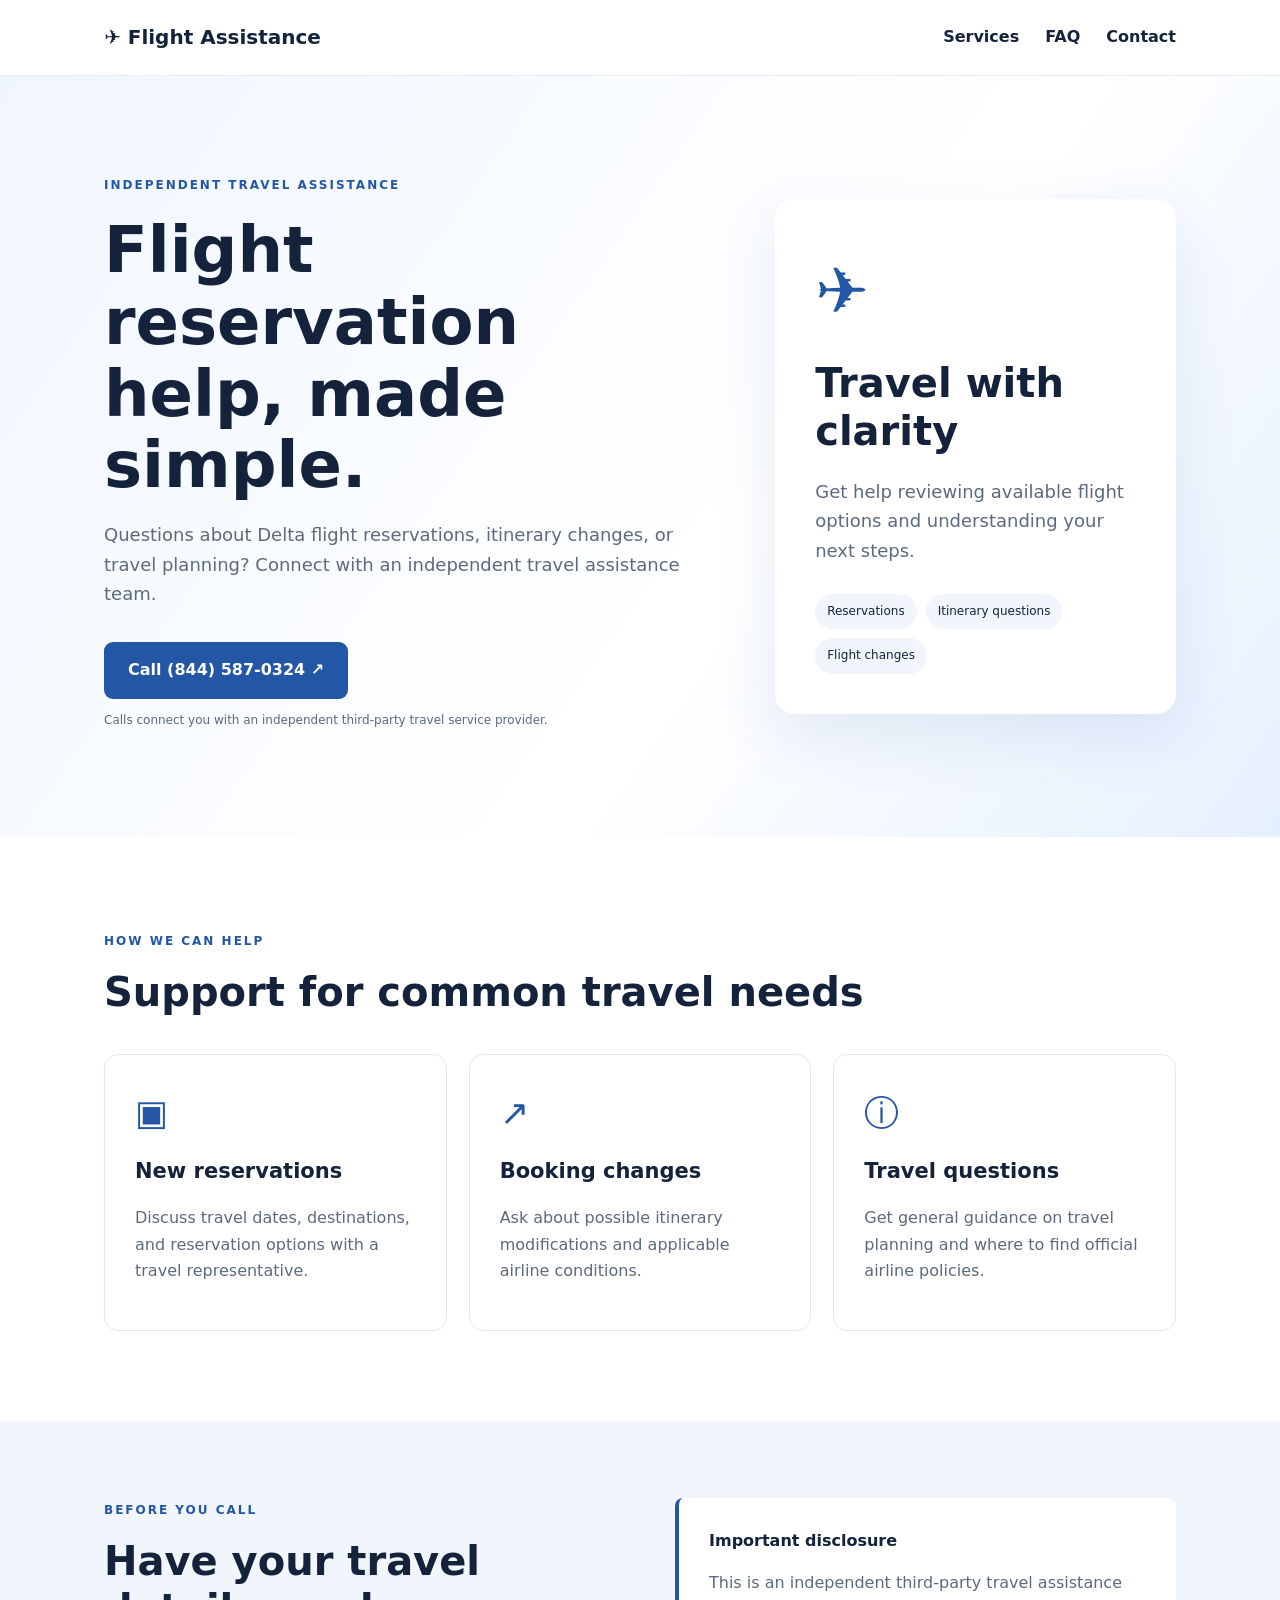
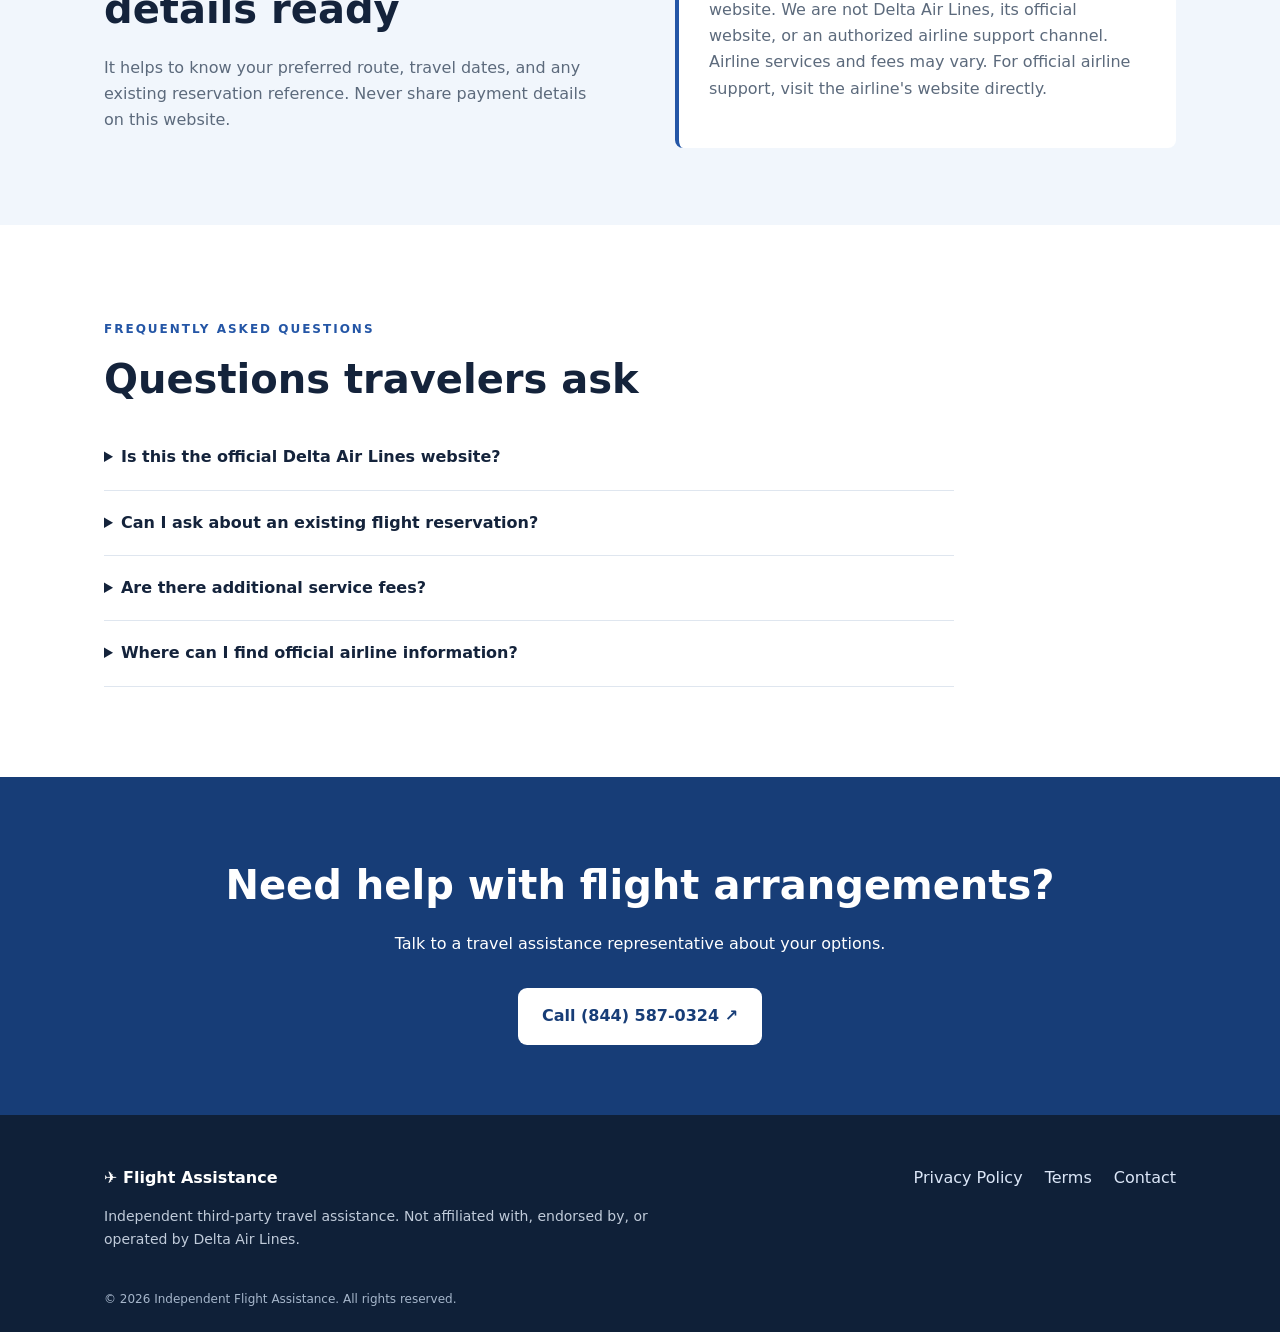
<file: index.html>
<!DOCTYPE html>
<html lang="en"><head><meta charset="utf-8"/><meta content="width=device-width,initial-scale=1" name="viewport"/><title>Delta Flight Reservation Assistance | Independent Travel Help</title><meta content="Independent travel assistance for Delta flight reservations, itinerary changes, and booking questions. Call (844) 587-0324. Not affiliated with Delta Air Lines." name="description"/><meta content="index,follow" name="robots"/><link href="https://delflight.world/" rel="canonical"/><link href="assets/style.css" rel="stylesheet"/><script defer="" src="assets/script.js"></script><script type="application/ld+json">{"@context": "https://schema.org", "@type": "TravelAgency", "name": "Independent Flight Assistance", "url": "https://delflight.world/", "description": "Independent third-party flight reservation assistance. Not affiliated with Delta Air Lines.", "telephone": "+18445870324", "areaServed": "US"}</script><script type="application/ld+json">{"@context": "https://schema.org", "@type": "FAQPage", "mainEntity": [{"@type": "Question", "name": "Is this the official Delta Air Lines website?", "acceptedAnswer": {"@type": "Answer", "text": "No. This is an independent third-party travel assistance website and is not affiliated with Delta Air Lines."}}, {"@type": "Question", "name": "Can I ask about an existing flight reservation?", "acceptedAnswer": {"@type": "Answer", "text": "Yes. A representative may discuss general options. Changes depend on the ticket terms, airline rules, and service availability."}}, {"@type": "Question", "name": "Are there additional service fees?", "acceptedAnswer": {"@type": "Answer", "text": "Independent travel service providers may charge fees. Ask the representative to explain any fees before agreeing to a service."}}, {"@type": "Question", "name": "Where can I find official airline information?", "acceptedAnswer": {"@type": "Answer", "text": "Visit Delta's official website for direct airline support and policies."}}]}</script><meta content="#113b64" name="theme-color"/><meta content="strict-origin-when-cross-origin" name="referrer"/><link href="assets/favicon.svg" rel="icon" type="image/svg+xml"/><meta content="website" property="og:type"/><meta content="https://delflight.world/" property="og:url"/><meta content="Delta Flight Reservation Assistance | Independent Travel Help" property="og:title"/><meta content="Independent third-party travel assistance for Delta reservation questions. Call (844) 587-0324. Not affiliated with Delta Air Lines." property="og:description"/><meta content="summary" name="twitter:card"/></head><body><header class="header"><div class="wrap nav"><a class="logo" href="index.html">✈ Flight Assistance</a><nav><a href="#services">Services</a><a href="#faq">FAQ</a><a href="contact.html">Contact</a></nav></div></header><main><section class="hero"><div class="wrap hero-grid"><div><span class="eyebrow">INDEPENDENT TRAVEL ASSISTANCE</span><h1>Flight reservation help, made simple.</h1><p>Questions about Delta flight reservations, itinerary changes, or travel planning? Connect with an independent travel assistance team.</p><a class="button call-link" href="tel:+18445870324">Call (844) 587-0324 ↗</a><p class="small">Calls connect you with an independent third-party travel service provider.</p></div><div class="hero-card"><div class="plane">✈</div><h2>Travel with clarity</h2><p>Get help reviewing available flight options and understanding your next steps.</p><div class="chips"><span>Reservations</span><span>Itinerary questions</span><span>Flight changes</span></div></div></div></section><section class="wrap section" id="services"><span class="eyebrow">HOW WE CAN HELP</span><h2>Support for common travel needs</h2><div class="cards"><article><div class="icon">▣</div><h3>New reservations</h3><p>Discuss travel dates, destinations, and reservation options with a travel representative.</p></article><article><div class="icon">↗</div><h3>Booking changes</h3><p>Ask about possible itinerary modifications and applicable airline conditions.</p></article><article><div class="icon">ⓘ</div><h3>Travel questions</h3><p>Get general guidance on travel planning and where to find official airline policies.</p></article></div></section><section class="band"><div class="wrap split"><div><span class="eyebrow">BEFORE YOU CALL</span><h2>Have your travel details ready</h2><p>It helps to know your preferred route, travel dates, and any existing reservation reference. Never share payment details on this website.</p></div><div class="notice"><strong>Important disclosure</strong><p>This is an independent third-party travel assistance website. We are not Delta Air Lines, its official website, or an authorized airline support channel. Airline services and fees may vary. For official airline support, visit the airline's website directly.</p></div></div></section><section class="wrap section" id="faq"><span class="eyebrow">FREQUENTLY ASKED QUESTIONS</span><h2>Questions travelers ask</h2><div class="faqs"><details><summary>Is this the official Delta Air Lines website?</summary><p>No. This is an independent third-party travel assistance website and is not affiliated with Delta Air Lines.</p></details><details><summary>Can I ask about an existing flight reservation?</summary><p>Yes. A representative may discuss general options. Changes depend on the ticket terms, airline rules, and service availability.</p></details><details><summary>Are there additional service fees?</summary><p>Independent travel service providers may charge fees. Ask the representative to explain any fees before agreeing to a service.</p></details><details><summary>Where can I find official airline information?</summary><p>Visit <a href="https://www.delta.com/" rel="noopener noreferrer">Delta's official website</a> for direct airline support and policies.</p></details></div></section><section class="cta"><div class="wrap"><h2>Need help with flight arrangements?</h2><p>Talk to a travel assistance representative about your options.</p><a class="button light call-link" href="tel:+18445870324">Call (844) 587-0324 ↗</a></div></section></main><footer><div class="wrap footer"><div><strong>✈ Flight Assistance</strong><p>Independent third-party travel assistance. Not affiliated with, endorsed by, or operated by Delta Air Lines.</p></div><div><a href="privacy.html">Privacy Policy</a><a href="terms.html">Terms</a><a href="contact.html">Contact</a></div></div><div class="wrap copyright">© <span id="year"></span> Independent Flight Assistance. All rights reserved.</div></footer><a class="mobile-call" href="tel:+18445870324">☎ Call (844) 587-0324</a></body></html>
</file>
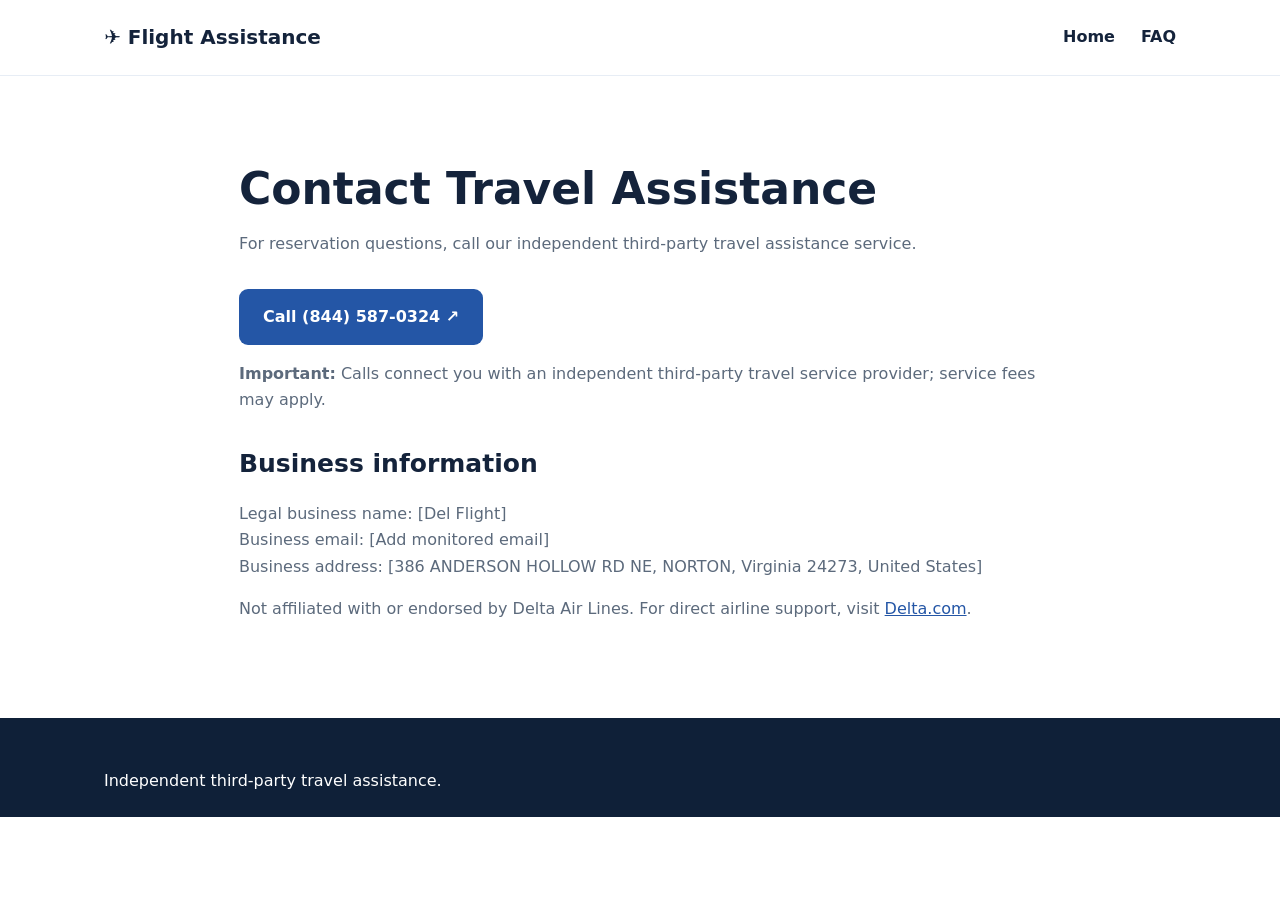
<file: contact.html>
<!DOCTYPE html>
<html lang="en"><head><meta charset="utf-8"/><meta content="width=device-width,initial-scale=1" name="viewport"/><title>Contact | Independent Flight Assistance</title><meta content="Contact an independent flight assistance provider for reservation questions." name="description"/><link href="assets/style.css" rel="stylesheet"/><meta content="#113b64" name="theme-color"/><meta content="strict-origin-when-cross-origin" name="referrer"/><link href="assets/favicon.svg" rel="icon" type="image/svg+xml"/><link href="https://delflight.world/contact.html" rel="canonical"/></head><body><header class="header"><div class="wrap nav"><a class="logo" href="index.html">✈ Flight Assistance</a><nav><a href="index.html">Home</a><a href="index.html#faq">FAQ</a></nav></div></header><main class="wrap page"><h1>Contact Travel Assistance</h1><p>For reservation questions, call our independent third-party travel assistance service.</p><a class="button" href="tel:+18445870324">Call (844) 587-0324 ↗</a><p><strong>Important:</strong> Calls connect you with an independent third-party travel service provider; service fees may apply.</p><h2>Business information</h2><p>Legal business name: [Del Flight]<br/>Business email: [Add monitored email]<br/>Business address: [386 ANDERSON HOLLOW RD NE, NORTON, Virginia 24273, United States]</p><p>Not affiliated with or endorsed by Delta Air Lines. For direct airline support, visit <a href="https://www.delta.com/">Delta.com</a>.</p></main><footer><div class="wrap">Independent third-party travel assistance.</div></footer></body></html>
</file>
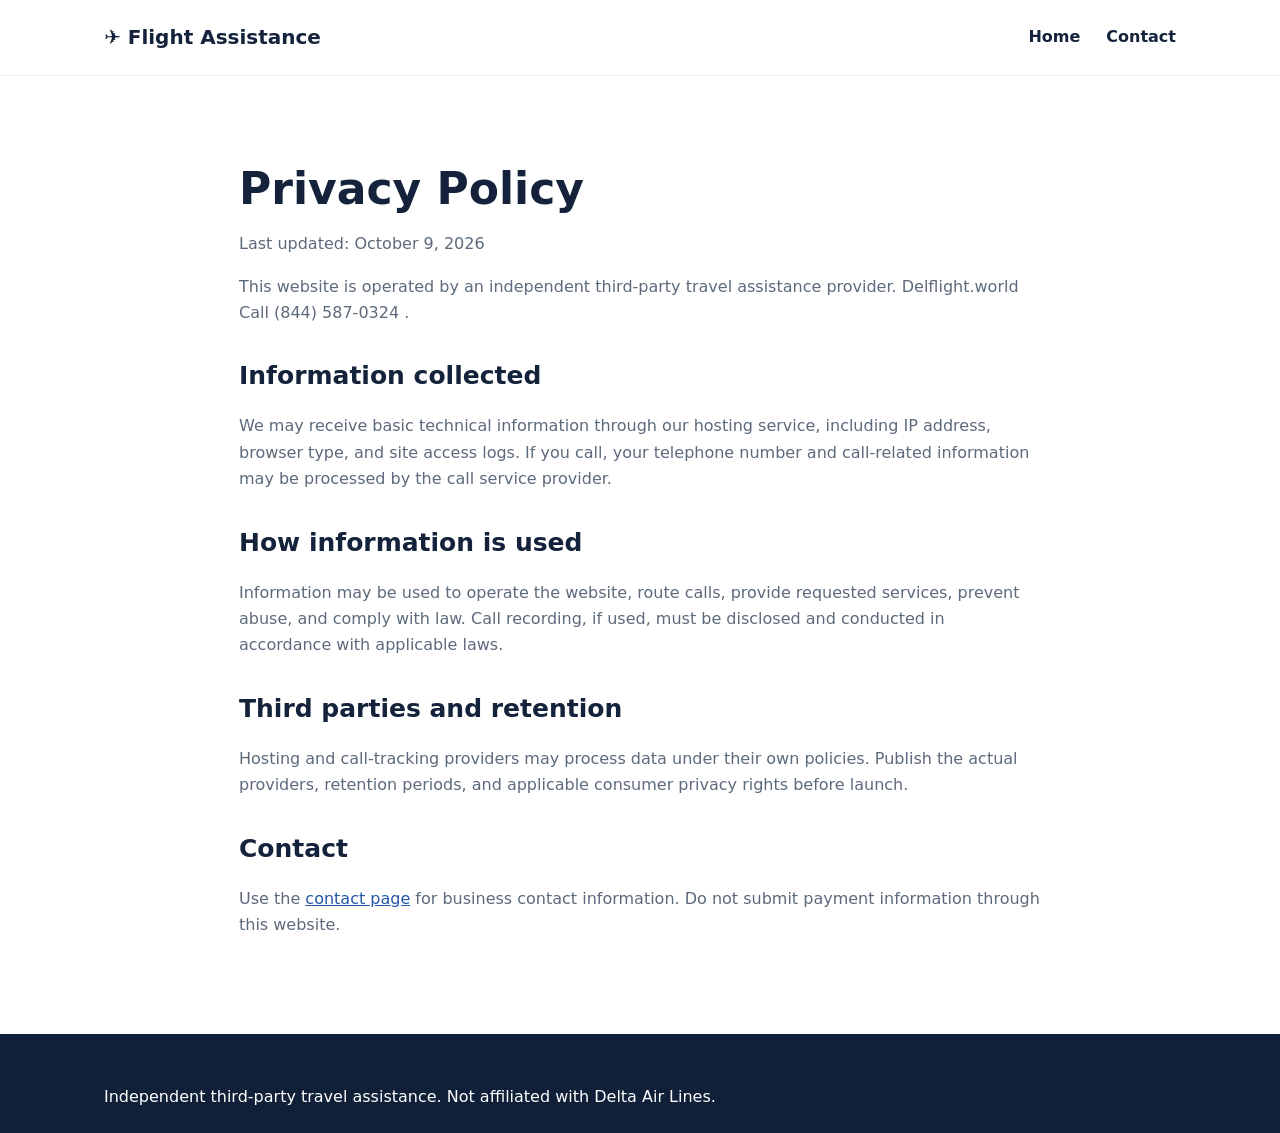
<file: privacy.html>
<!DOCTYPE html>
<html lang="en"><head><meta charset="utf-8"/><meta content="width=device-width,initial-scale=1" name="viewport"/><meta content="index,follow" name="robots"/><title>Privacy Policy | Independent Flight Assistance</title><meta content="Privacy policy for Independent Flight Assistance." name="description"/><link href="assets/style.css" rel="stylesheet"/><meta content="#113b64" name="theme-color"/><meta content="strict-origin-when-cross-origin" name="referrer"/><link href="assets/favicon.svg" rel="icon" type="image/svg+xml"/><link href="https://delflight.world/privacy.html" rel="canonical"/></head><body><header class="header"><div class="wrap nav"><a class="logo" href="index.html">✈ Flight Assistance</a><nav><a href="index.html">Home</a><a href="contact.html">Contact</a></nav></div></header><main class="wrap page"><h1>Privacy Policy</h1><p>Last updated: October 9, 2026</p><p>This website is operated by an independent third-party travel assistance provider. Delflight.world Call (844) 587-0324 .</p><h2>Information collected</h2><p>We may receive basic technical information through our hosting service, including IP address, browser type, and site access logs. If you call, your telephone number and call-related information may be processed by the call service provider.</p><h2>How information is used</h2><p>Information may be used to operate the website, route calls, provide requested services, prevent abuse, and comply with law. Call recording, if used, must be disclosed and conducted in accordance with applicable laws.</p><h2>Third parties and retention</h2><p>Hosting and call-tracking providers may process data under their own policies. Publish the actual providers, retention periods, and applicable consumer privacy rights before launch.</p><h2>Contact</h2><p>Use the <a href="contact.html">contact page</a> for business contact information. Do not submit payment information through this website.</p></main><footer><div class="wrap">Independent third-party travel assistance. Not affiliated with Delta Air Lines.</div></footer></body></html>
</file>
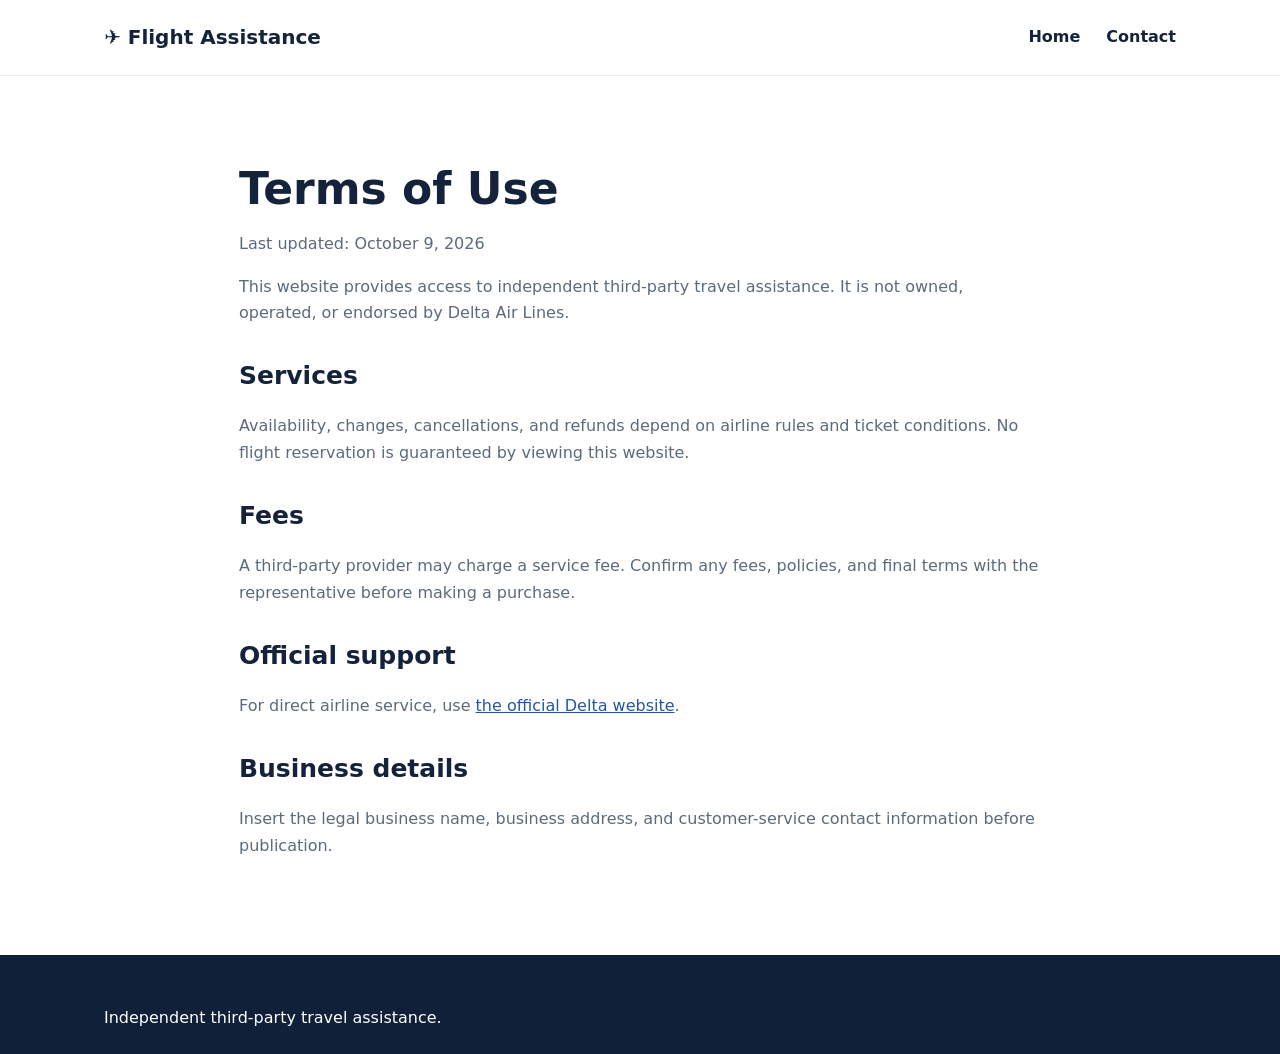
<file: terms.html>
<!DOCTYPE html>
<html lang="en"><head><meta charset="utf-8"/><meta content="width=device-width,initial-scale=1" name="viewport"/><title>Terms of Use | Independent Flight Assistance</title><meta content="Terms of use for Independent Flight Assistance." name="description"/><link href="assets/style.css" rel="stylesheet"/><meta content="#113b64" name="theme-color"/><meta content="strict-origin-when-cross-origin" name="referrer"/><link href="assets/favicon.svg" rel="icon" type="image/svg+xml"/><link href="https://delflight.world/terms.html" rel="canonical"/></head><body><header class="header"><div class="wrap nav"><a class="logo" href="index.html">✈ Flight Assistance</a><nav><a href="index.html">Home</a><a href="contact.html">Contact</a></nav></div></header><main class="wrap page"><h1>Terms of Use</h1><p>Last updated: October 9, 2026</p><p>This website provides access to independent third-party travel assistance. It is not owned, operated, or endorsed by Delta Air Lines.</p><h2>Services</h2><p>Availability, changes, cancellations, and refunds depend on airline rules and ticket conditions. No flight reservation is guaranteed by viewing this website.</p><h2>Fees</h2><p>A third-party provider may charge a service fee. Confirm any fees, policies, and final terms with the representative before making a purchase.</p><h2>Official support</h2><p>For direct airline service, use <a href="https://www.delta.com/">the official Delta website</a>.</p><h2>Business details</h2><p>Insert the legal business name, business address, and customer-service contact information before publication.</p></main><footer><div class="wrap">Independent third-party travel assistance.</div></footer></body></html>
</file>
<file: assets/style.css>
:root{--ink:#14233b;--blue:#2456a6;--pale:#f1f6fc;--muted:#5c6a7c}*{box-sizing:border-box}html{scroll-behavior:smooth}body{margin:0;font:16px/1.65 system-ui,-apple-system,Segoe UI,sans-serif;color:var(--ink);background:#fff}a{color:var(--blue)}.wrap{max-width:1120px;margin:auto;padding:0 24px}.header{background:#fff;border-bottom:1px solid #e7edf5;position:sticky;top:0;z-index:10}.nav{display:flex;align-items:center;justify-content:space-between;min-height:75px;gap:20px}.logo{font-weight:800;font-size:20px;text-decoration:none;color:var(--ink)}nav{display:flex;gap:26px}nav a{text-decoration:none;color:var(--ink);font-weight:600}.hero{background:linear-gradient(125deg,#f0f6ff,#fff 60%,#e5f0ff);padding:95px 0}.hero-grid{display:grid;grid-template-columns:1.2fr .8fr;align-items:center;gap:70px}.eyebrow{font-size:12px;letter-spacing:2px;color:var(--blue);font-weight:800}h1{font-size:clamp(39px,5vw,65px);line-height:1.12;margin:18px 0}h2{font-size:clamp(29px,3.5vw,40px);line-height:1.2;margin:14px 0 22px}h3{font-size:21px;margin:12px 0}p{color:var(--muted)}.hero p{font-size:18px}.button{display:inline-flex;align-items:center;gap:18px;background:var(--blue);color:white;text-decoration:none;padding:15px 24px;border-radius:9px;font-weight:750;margin-top:15px}.button:hover{background:#173e7b}.small{font-size:12px!important;max-width:450px}.hero-card{background:#fff;padding:40px;border-radius:20px;box-shadow:0 22px 65px #1e4e8e1c}.plane{font-size:64px;color:var(--blue)}.chips{display:flex;flex-wrap:wrap;gap:9px;margin-top:28px}.chips span{font-size:12px;background:var(--pale);padding:8px 12px;border-radius:25px}.section{padding-top:90px;padding-bottom:90px}.cards{display:grid;grid-template-columns:repeat(3,1fr);gap:22px;margin-top:38px}.cards article{padding:30px;border:1px solid #e0e8f2;border-radius:14px}.icon{font-size:35px;color:var(--blue)}.band{background:var(--pale);padding:75px 0}.split{display:grid;grid-template-columns:1fr 1fr;gap:70px;align-items:center}.notice{padding:30px;border-left:4px solid var(--blue);background:white;border-radius:8px}.faqs{max-width:850px}details{border-bottom:1px solid #dfe6ef;padding:19px 0}summary{font-weight:700;cursor:pointer}.cta{text-align:center;background:#173d77;padding:70px 0}.cta h2,.cta p{color:#fff}.light{background:white;color:#173d77}.light:hover{background:#e6efff}footer{background:#0f2038;color:#fff;padding:50px 0 22px}footer p{color:#c0cbda;font-size:14px;max-width:590px}.footer{display:flex;justify-content:space-between;gap:30px}.footer>div:last-child{display:flex;gap:22px;flex-wrap:wrap}.footer a{color:#dce7f8;text-decoration:none}.copyright{font-size:12px;color:#a6b6cb;margin-top:25px}.page{min-height:60vh;padding-top:70px;padding-bottom:80px;max-width:850px}.page h1{font-size:44px}.page h2{font-size:25px;margin-top:35px}@media(max-width:760px){.hero{padding:65px 0}.hero-grid,.split{grid-template-columns:1fr;gap:35px}.cards{grid-template-columns:1fr}.hero-card{padding:26px}.nav{flex-wrap:wrap;padding-top:15px;padding-bottom:15px}nav{gap:15px;font-size:14px}.footer{flex-direction:column}h1{font-size:42px}}

.mobile-call{display:none}@media(max-width:700px){body{padding-bottom:76px}.mobile-call{display:block;position:fixed;bottom:0;left:0;right:0;text-align:center;background:#113b64;color:white;padding:17px 12px;font-weight:700;text-decoration:none;z-index:100;box-shadow:0 -3px 14px #0002}}
</file>
